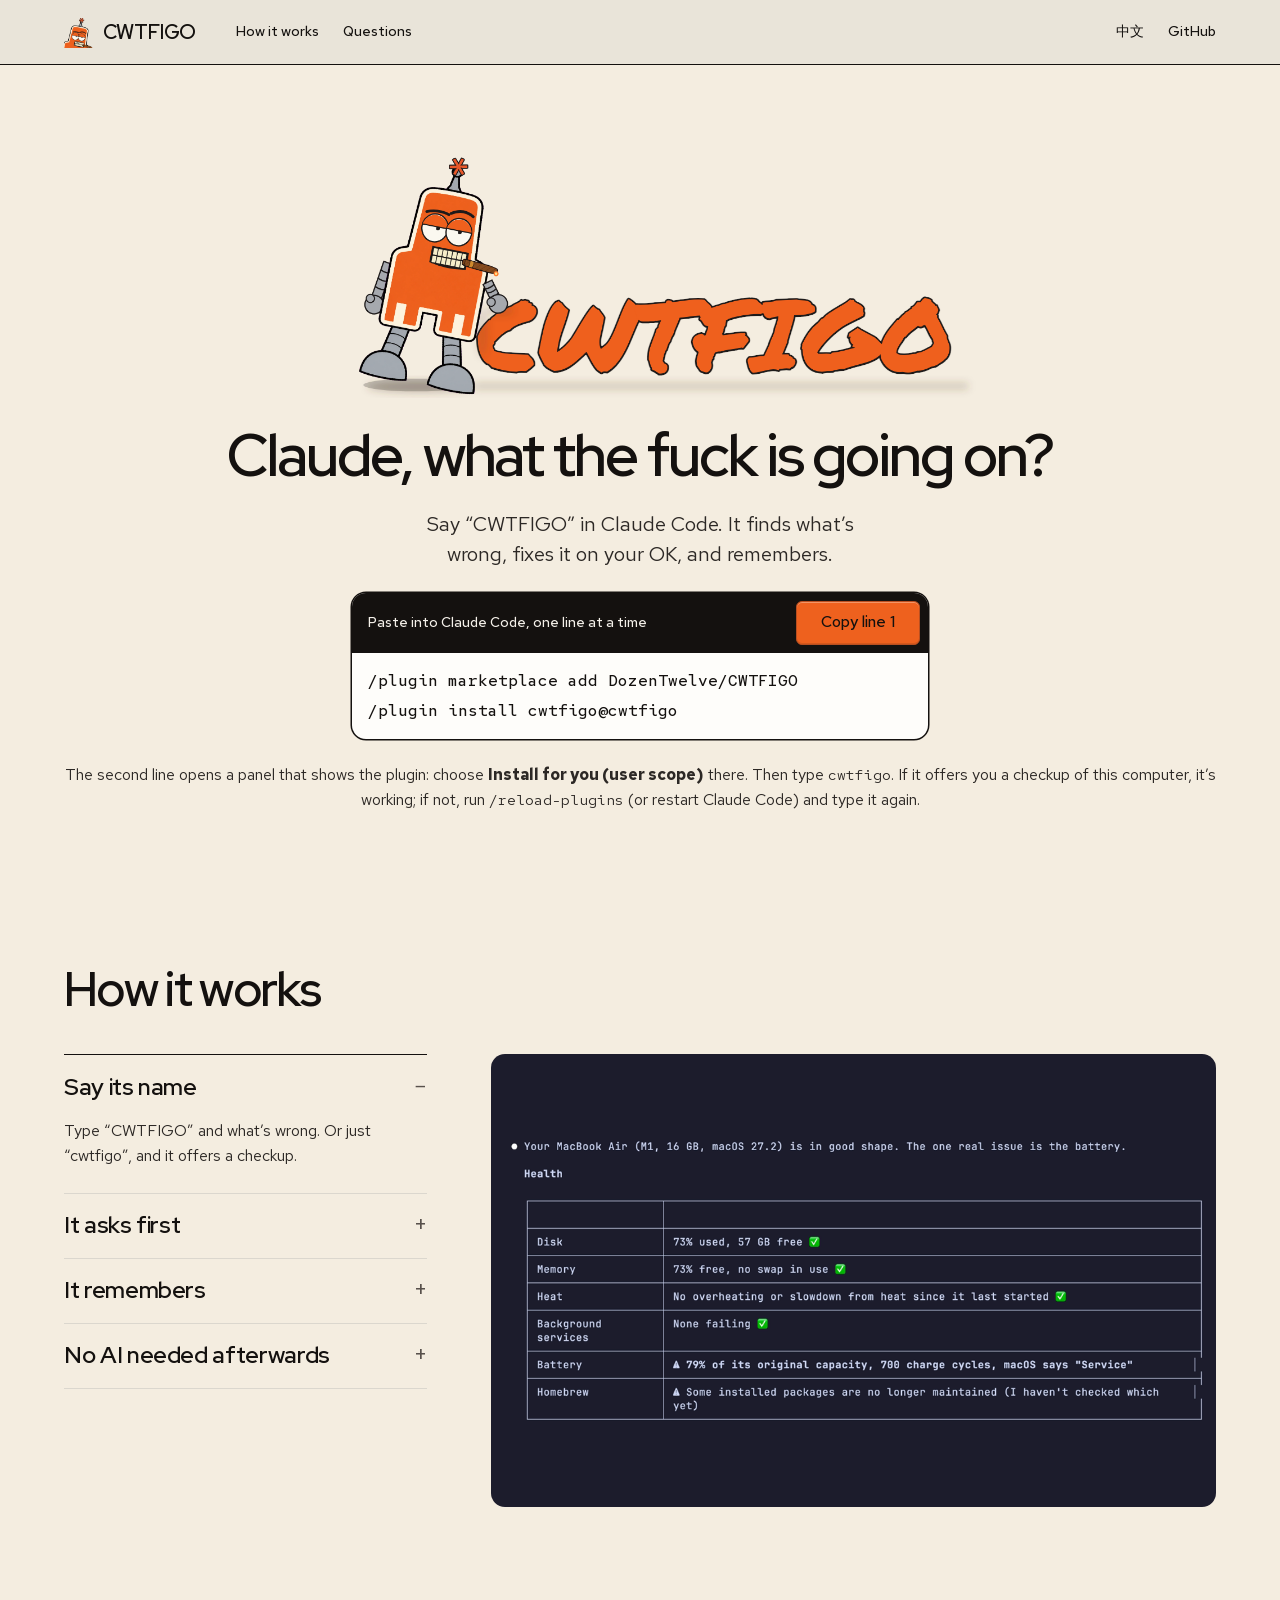
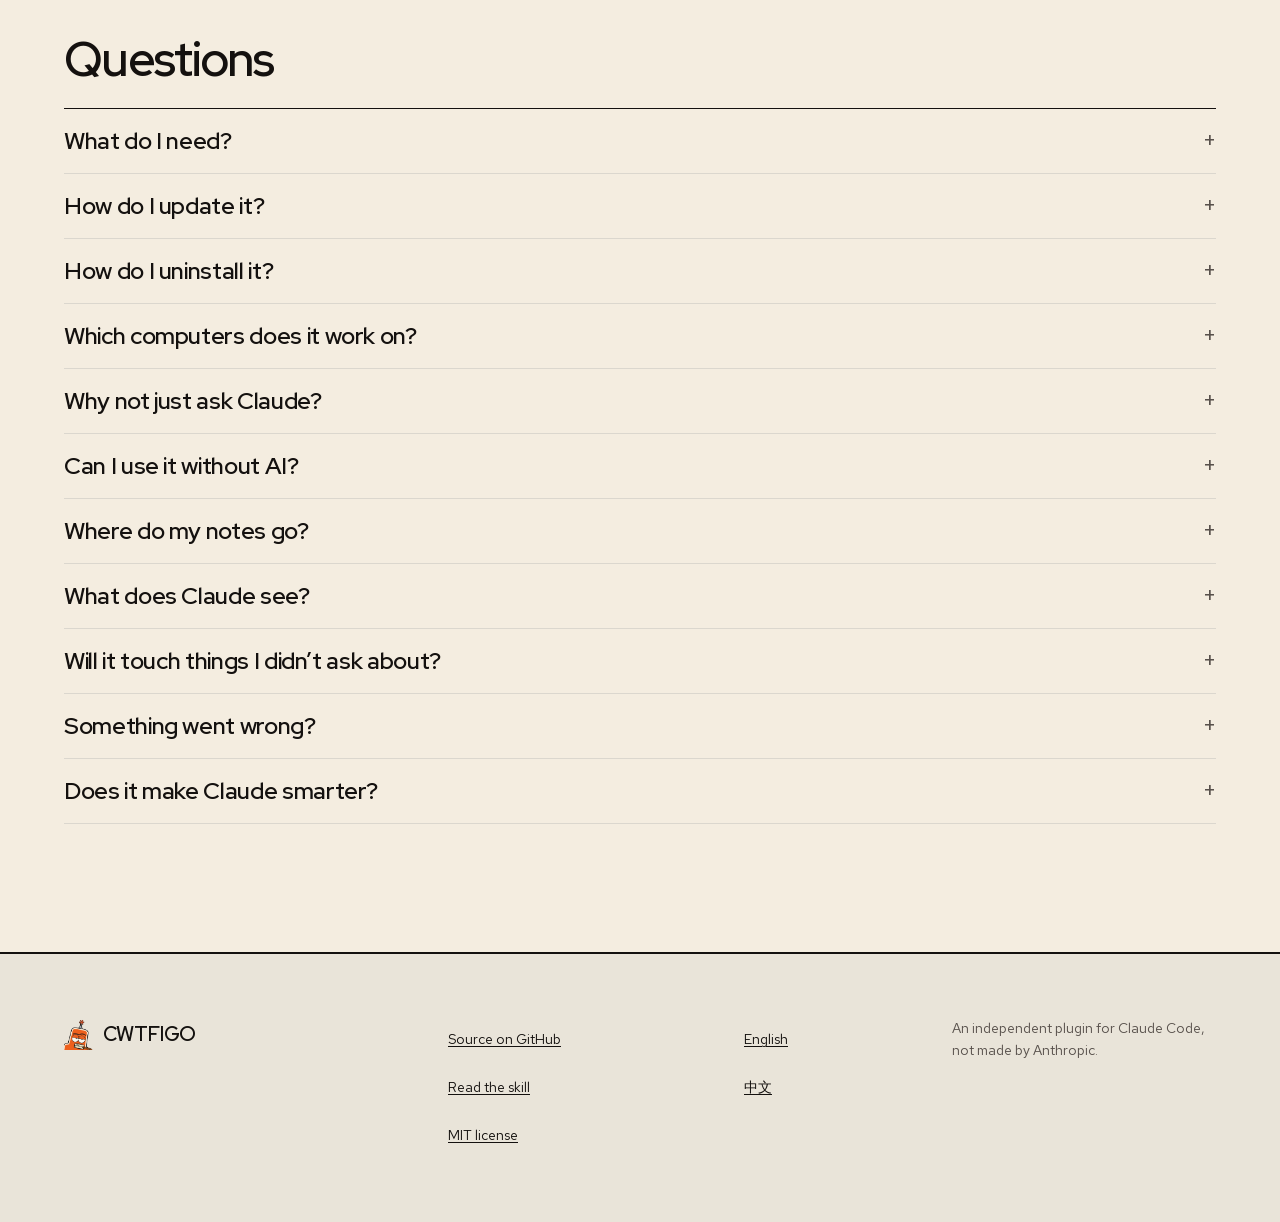
<file: site/index.html>
<!doctype html>
<html lang="en">
<head>
<meta charset="utf-8">
<meta name="viewport" content="width=device-width, initial-scale=1">
<title>CWTFIGO: Claude, what the fuck is going on?</title>
<meta name="description" content="Your computer acts up? Say CWTFIGO in Claude Code. It finds what’s wrong, fixes it once you say OK, and remembers. A Claude Code plugin for Macs, Linux, Windows, Steam Deck and routers.">
<meta property="og:title" content="CWTFIGO: Claude, what the fuck is going on?">
<meta property="og:description" content="Say CWTFIGO in Claude Code. It finds what’s wrong, fixes it on your OK, and remembers.">
<meta property="og:type" content="website">
<meta name="color-scheme" content="light dark">
<link rel="alternate" hreflang="en" href="./">
<link rel="alternate" hreflang="zh" href="zh/">
<link rel="icon" href="robot.png" type="image/png">
<link rel="apple-touch-icon" href="apple-touch-icon.png">
<meta property="og:image" content="https://cwtfigo.diamonddoge.org/og-image.png">
<meta property="og:url" content="https://cwtfigo.diamonddoge.org/">
<meta property="og:image:width" content="1200">
<meta property="og:image:height" content="630">
<meta name="twitter:card" content="summary_large_image">
<link rel="stylesheet" href="fonts.css">
<link rel="stylesheet" href="style.css">
</head>
<body>
<a class="skip" href="#main">Skip to content</a>

<header class="slab">
  <nav class="container slab__row" aria-label="Main">
    <a class="wordmark" href="./"><img src="robot.png" alt="" width="31" height="32">CWTFIGO</a>
    <ul class="slab__links">
      <li><a href="#how">How it works</a></li>
      <li><a href="#questions">Questions</a></li>
    </ul>
    <ul class="slab__end">
      <li><a href="zh/" hreflang="zh" lang="zh">中文</a></li>
      <li><a href="https://github.com/DozenTwelve/CWTFIGO">GitHub</a></li>
    </ul>
  </nav>
</header>

<main id="main">

<section class="hero container" aria-labelledby="hero-title">
  <picture>
    <source media="(prefers-color-scheme: dark)" srcset="banner-dark.png">
    <img class="hero__banner" src="banner-light.png" alt="CWTFIGO: an orange robot with a cigar" width="1280" height="640" fetchpriority="high">
  </picture>
  <h1 id="hero-title">Claude, what the fuck is going on?</h1>
  <p class="lead">Say “CWTFIGO” in Claude Code. It finds what’s wrong, fixes it on your OK, and remembers.</p>
  <div class="install">
    <div class="install__box">
      <div class="install__head"><span class="install__status" role="status">Paste into Claude Code, one line at a time</span><button class="btn btn--primary" type="button" data-copy="install-1">Copy line 1</button></div>
      <pre id="install-1" tabindex="0"><code><span class="ln">/plugin marketplace add DozenTwelve/<wbr>CWTFIGO</span><span class="ln">/plugin install cwtfigo@cwtfigo</span></code></pre>
    </div>
  </div>
  <p class="hero__then">The second line opens a panel that shows the plugin: choose <strong>Install for you (user scope)</strong> there. Then type <code>cwtfigo</code>. If it offers you a checkup of this computer, it’s working; if not, run <code>/reload-plugins</code> (or restart Claude Code) and type it again.</p>
</section>

<section class="walk-section container" id="how" aria-labelledby="how-title">
  <h2 id="how-title">How it works</h2>
  <div class="walk">
    <div class="walk__items">
    <details name="walk" open>
      <summary>Say its name</summary>
      <p>Type “CWTFIGO” and what’s wrong. Or just “cwtfigo”, and it offers a checkup.</p>
      <figure class="walk__pic"><a href="report.png"><img src="report.png" width="1080" height="450" alt="The top of a first checkup of a MacBook Air: it is in good shape; disk, memory, heat and background services are fine; the battery is at 79% of its original capacity; some Homebrew packages are no longer maintained."></a></figure>
    </details>
    <details name="walk">
      <summary>It asks first</summary>
      <p>One yes covers the plugin’s own read-only checks. Each script Claude writes for your machine asks before its first run, and again if it changes. A script that changes your computer comes in two steps: one that only shows what it would do, and one that does it, which asks every time.</p>
      <figure class="walk__pic"><a href="approve.png"><img src="approve.png" width="1180" height="585" loading="lazy" alt="Claude Code asking “Do you want to proceed?” before a read-only script that describes the machine, noting that a yes lets it run without asking again until it changes."></a></figure>
    </details>
    <details name="walk">
      <summary>It remembers</summary>
      <p>Notes stay on your computer, one folder per machine, including others it reaches over SSH. The next visit starts there.</p>
      <figure class="walk__pic" aria-label="A machine’s notes file">
        <pre tabindex="0"><code><span class="cmd">$ ls ~/.cwtfigo/hosts</span>
macbook  nas  router  steam-deck

<span class="cmd">$ cat ~/.cwtfigo/hosts/nas/notes.md</span>
Debian file server. Backups only.

## Don't touch
- /srv/backup/.old: looks like junk,
  holds the 2024 photos

## Parked
- 2026-11-02 Backup disk keeps waking up
  - tried: hdparm -S 120: no change
  - recheck: when the new enclosure arrives</code></pre>
      </figure>
    </details>
    <details name="walk">
      <summary>No AI needed afterwards</summary>
      <p>Claude writes each machine its own checkup and upkeep. A small menu runs them without Claude, on Mac and Linux.</p>
      <figure class="walk__pic"><a href="tui.png"><img src="tui.png" width="1400" height="760" loading="lazy" alt="The menu in a terminal: machines on the left, the Mac’s scripts in the middle, its health check on the right."></a></figure>
    </details>
    </div>
  </div>
</section>

<section class="questions container" id="questions" aria-labelledby="questions-title">
  <h2 id="questions-title">Questions</h2>
  <div class="faq">
    <details>
      <summary>What do I need?</summary>
      <p>Claude Code, <code>git</code> and <code>python3</code>, which it uses to search past fixes. On a Mac, get <code>git</code> with <code>xcode-select --install</code>. On Windows, install Git for Windows: CWTFIGO’s own scripts, and the check that asks you before changes, run in its Git Bash. Claude Code works without Git Bash; CWTFIGO doesn’t. Most Linux has <code>python3</code> already; on a minimal install, <code>sudo apt install python3</code> or <code>sudo dnf install python3</code>. The first visit goes best on Opus: <code>/model opus</code>.</p>
    </details>
    <details>
      <summary>How do I update it?</summary>
      <p>Claude Code doesn’t update this plugin by itself: it does that only for Anthropic’s own marketplaces. To update now, run <code>/plugin</code>, open the <strong>Marketplaces</strong> tab, pick <code>cwtfigo</code>, choose <strong>Update marketplace</strong>, then run <code>/reload-plugins</code>. Choose <strong>Enable auto-update</strong> in the same place to have it done each time Claude Code starts.</p>
    </details>
    <details>
      <summary>How do I uninstall it?</summary>
      <p>In Claude Code, <code>/plugin marketplace remove cwtfigo</code> uninstalls the plugin with its marketplace. In a terminal, <code>rm -rf ~/.local/bin/cwtfigo ~/.cache/cwtfigo-visit</code> deletes the menu and the small markers it keeps of past visits. Then take out the <code>PATH</code> line if you added it for the menu, and Hermes as <a href="https://github.com/DozenTwelve/CWTFIGO/blob/main/HERMES.md#taking-it-off">HERMES.md</a> says if you set it up. Your notes stay in <code>~/.cwtfigo</code>: delete that folder only if you want them gone for good.</p>
    </details>
    <details>
      <summary>Which computers does it work on?</summary>
      <p>Macs, Linux, Windows, Steam Deck and routers: the one in front of you, or others on your network over SSH. Your laptop can look after your server, your NAS and your router, with the notes for all of them in one place. A machine’s checkup and upkeep start from a ready-made script on macOS, Windows, Arch, Debian and its relatives (Ubuntu, Mint, Pop!_OS, Raspberry Pi OS and a few more) and OpenWrt routers. Other systems, like Fedora or the Steam Deck, work too: Claude writes their scripts from less.</p>
    </details>
    <details>
      <summary>Why not just ask Claude?</summary>
      <p>Without notes, every chat starts from zero: what this machine is, what you tried last month. CWTFIGO remembers. Each machine also gets its own health check and upkeep script, written by Claude for that machine and approved by you, then rerun every visit and rewritten when something new is learned.</p>
    </details>
    <details>
      <summary>Can I use it without AI?</summary>
      <p>Yes, on Mac and Linux. A small menu in your terminal runs the scripts Claude has written, machine by machine, so on day one it’s empty and it fills as you use CWTFIGO. One you haven’t approved yet is marked <code>unapproved</code>: it shows you the script and asks before it runs. In Claude Code, say “CWTFIGO install the TUI”, then type <code>cwtfigo</code> in a terminal.</p>
    </details>
    <details>
      <summary>Where do my notes go?</summary>
      <p>Into <code>~/.cwtfigo</code>, a git folder on your computer. Delete it and they’re gone. Several computers can share them through a private git remote you own, never a public one.</p>
    </details>
    <details>
      <summary>What does Claude see?</summary>
      <p>What it reads (names, paths, ports, log lines) passes through Anthropic, like anything else you show Claude Code. For a cleanup it measures sizes, never what’s in your files.</p>
    </details>
    <details>
      <summary>Will it touch things I didn’t ask about?</summary>
      <p>It only starts when you call it by name. Describe a problem without the name and you get a normal Claude answer. It never touches a machine you didn’t point it at.</p>
    </details>
    <details>
      <summary>Something went wrong?</summary>
      <p>Tell it “CWTFIGO, that didn’t work”, or “CWTFIGO, open an issue about this”. It drafts a bug report with the version and what happened, shows it to you, and posts it under your GitHub account only on your yes. Posting needs GitHub’s <code>gh</code> tool, installed and logged in (<code>gh auth login</code>). Or <a href="https://github.com/DozenTwelve/CWTFIGO/issues/new/choose">open one yourself</a>. Security problems: see <a href="https://github.com/DozenTwelve/CWTFIGO/blob/main/SECURITY.md">SECURITY.md</a>.</p>
    </details>
    <details>
      <summary>Does it make Claude smarter?</summary>
      <p>No, and it won’t make it dumber either. It depends a lot on the model. Parking problems, showing evidence and dry-run-first scripts come from the skill’s rules, not code, so they rely on the model following them. For a one-time fix on a friend’s laptop, plain Claude Code is fine. For machines you look after every week, it gets better the longer you use it.</p>
    </details>
  </div>
</section>

</main>

<footer class="foot">
  <div class="container foot__cols">
    <p class="wordmark"><img src="robot.png" alt="" width="31" height="32">CWTFIGO</p>
    <ul>
      <li><a href="https://github.com/DozenTwelve/CWTFIGO">Source on GitHub</a></li>
      <li><a href="https://github.com/DozenTwelve/CWTFIGO/blob/main/skills/cwtfigo/SKILL.md">Read the skill</a></li>
      <li><a href="https://github.com/DozenTwelve/CWTFIGO/blob/main/LICENSE">MIT license</a></li>
    </ul>
    <ul>
      <li><a href="./" aria-current="page">English</a></li>
      <li><a href="zh/" hreflang="zh" lang="zh">中文</a></li>
    </ul>
    <p class="foot__note">An independent plugin for Claude Code, not made by Anthropic.</p>
  </div>
</footer>

<script>
// One line per click: Claude Code takes a paste as one message, so both /plugin lines at once aren't two commands.
document.querySelectorAll('[data-copy]').forEach((b) => {
  const lines = document.getElementById(b.dataset.copy).querySelectorAll('.ln'), out = b.closest('.install').querySelector('[role=status]');
  let i = 0;
  b.addEventListener('click', () => {
    const ln = lines[i], n = i + 1;
    i = n % lines.length;
    b.textContent = 'Copy line ' + (i + 1);
    navigator.clipboard.writeText(ln.innerText.trim()).then(() => { out.textContent = 'Copied line ' + n + '. Paste it into Claude Code and press Enter.'; },
      () => { getSelection().selectAllChildren(ln); out.textContent = 'Selected line ' + n + '. Copy it with your keyboard.'; });
  });
});
</script>
</body>
</html>
</file>
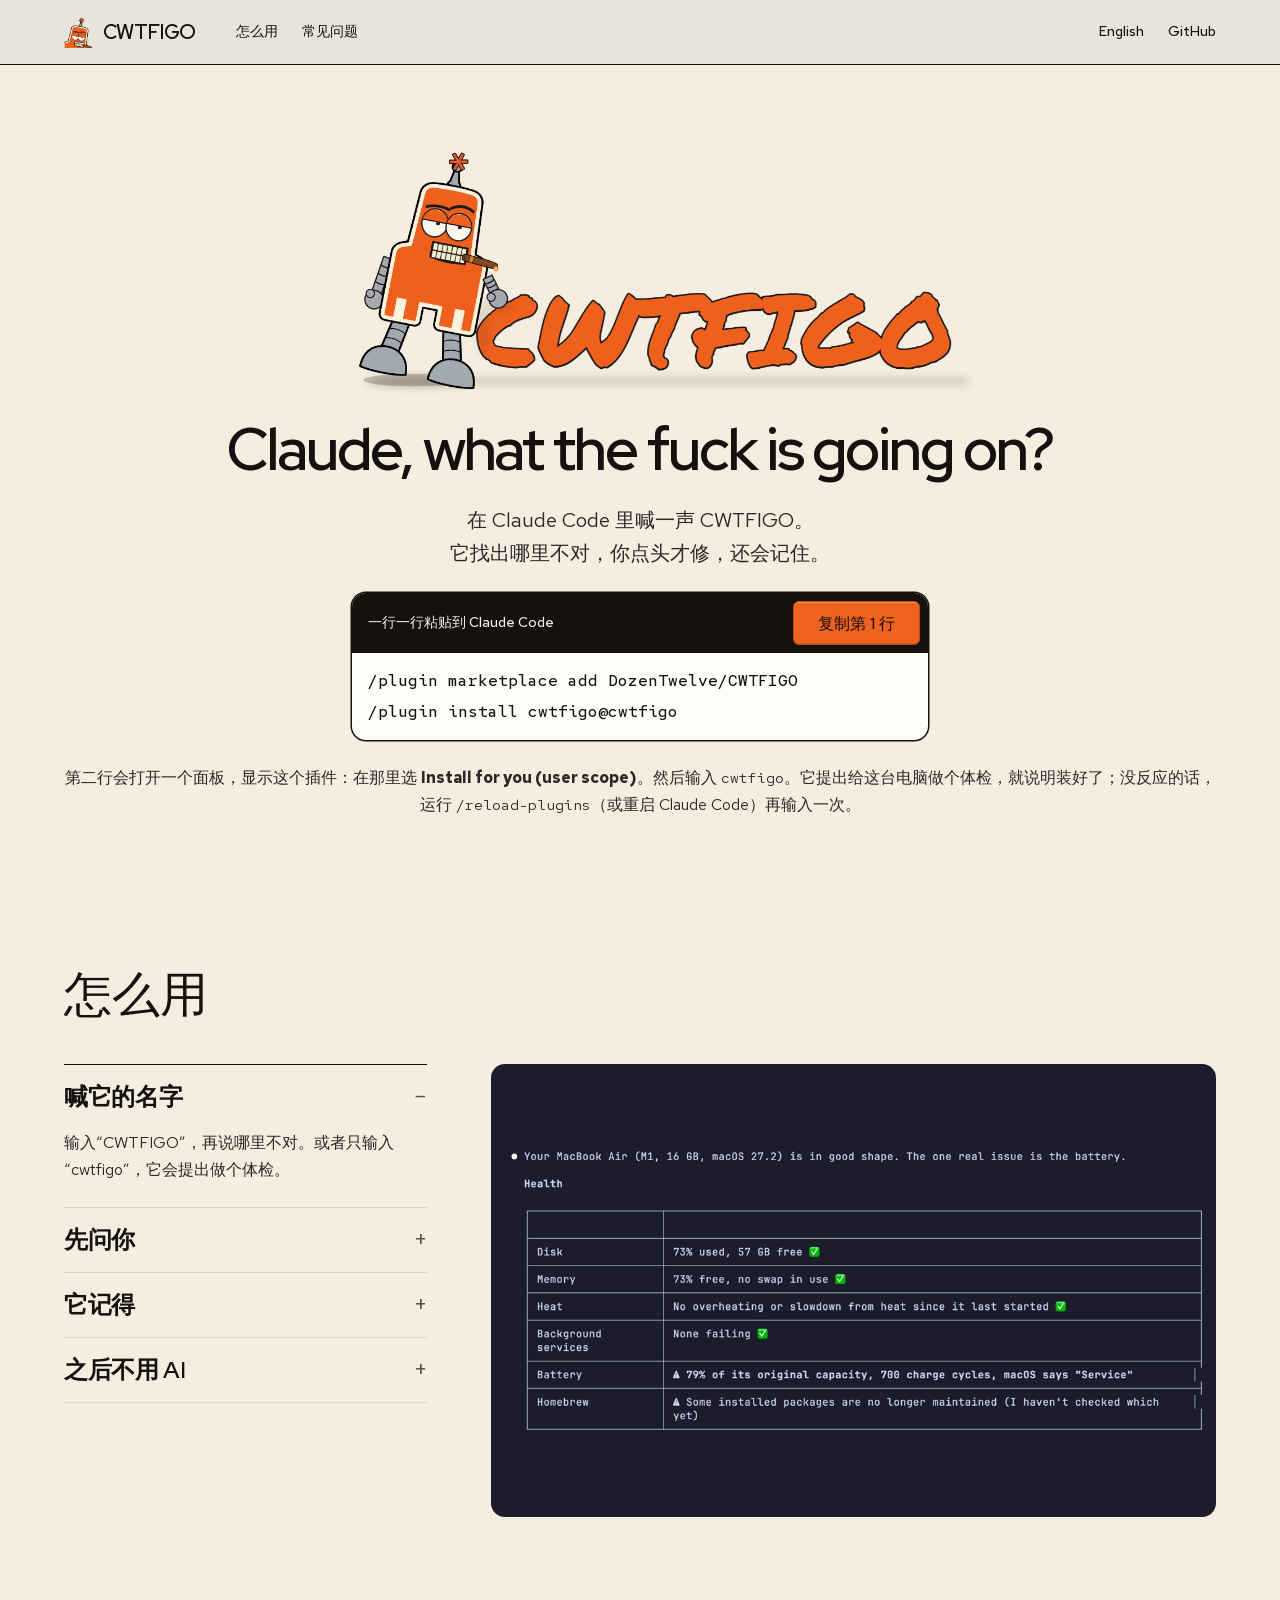
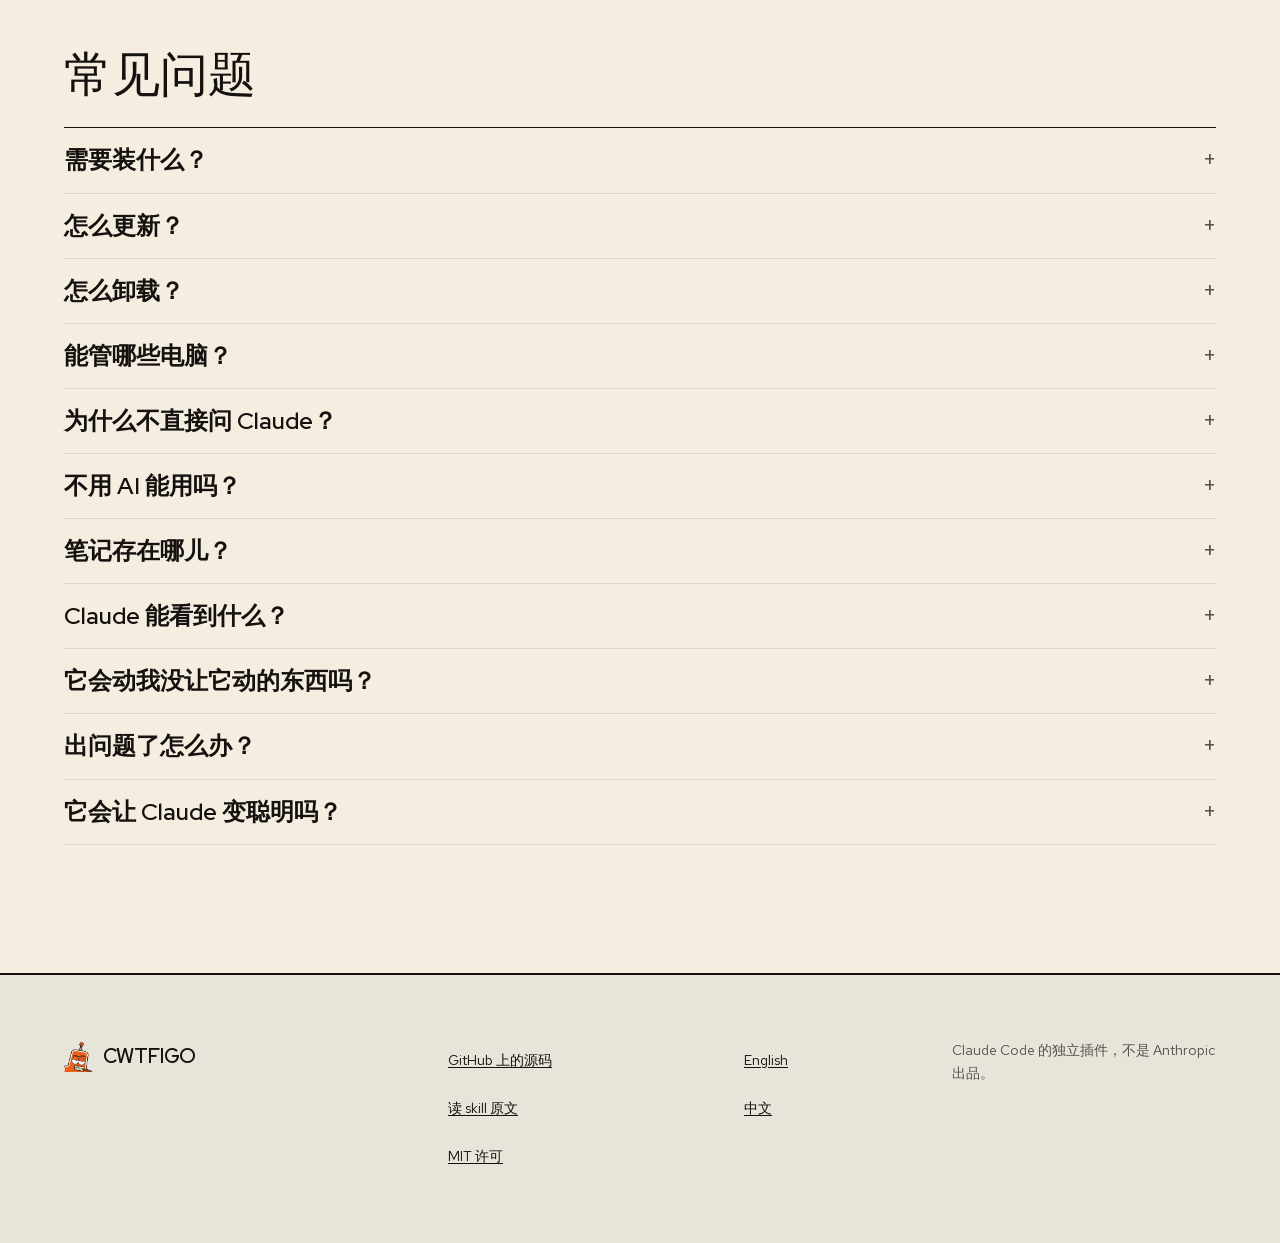
<file: site/zh/index.html>
<!doctype html>
<html lang="zh-Hans">
<head>
<meta charset="utf-8">
<meta name="viewport" content="width=device-width, initial-scale=1">
<title>CWTFIGO: Claude, what the fuck is going on?</title>
<meta name="description" content="电脑出毛病了？在 Claude Code 里喊一声 CWTFIGO。它找出哪里不对，你点头才动手，还会记住这台机器。一个 Claude Code 插件，支持 Mac、Linux、Windows、Steam Deck 和路由器。">
<meta property="og:title" content="CWTFIGO: Claude, what the fuck is going on?">
<meta property="og:description" content="在 Claude Code 里喊一声 CWTFIGO。它找出哪里不对，你点头才修，还会记住。">
<meta property="og:type" content="website">
<meta name="color-scheme" content="light dark">
<link rel="alternate" hreflang="en" href="../">
<link rel="alternate" hreflang="zh" href="./">
<link rel="icon" href="../robot.png" type="image/png">
<link rel="apple-touch-icon" href="../apple-touch-icon.png">
<meta property="og:image" content="https://cwtfigo.diamonddoge.org/og-image.png">
<meta property="og:url" content="https://cwtfigo.diamonddoge.org/zh/">
<meta property="og:image:width" content="1200">
<meta property="og:image:height" content="630">
<meta name="twitter:card" content="summary_large_image">
<link rel="stylesheet" href="../fonts.css">
<link rel="stylesheet" href="../style.css">
</head>
<body>
<a class="skip" href="#main">跳到正文</a>

<header class="slab">
  <nav class="container slab__row" aria-label="主导航">
    <a class="wordmark" href="./"><img src="../robot.png" alt="" width="31" height="32">CWTFIGO</a>
    <ul class="slab__links">
      <li><a href="#how">怎么用</a></li>
      <li><a href="#questions">常见问题</a></li>
    </ul>
    <ul class="slab__end">
      <li><a href="../" hreflang="en" lang="en">English</a></li>
      <li><a href="https://github.com/DozenTwelve/CWTFIGO">GitHub</a></li>
    </ul>
  </nav>
</header>

<main id="main">

<section class="hero container" aria-labelledby="hero-title">
  <picture>
    <source media="(prefers-color-scheme: dark)" srcset="../banner-dark.png">
    <img class="hero__banner" src="../banner-light.png" alt="CWTFIGO：一个叼着雪茄的橙色机器人" width="1280" height="640" fetchpriority="high">
  </picture>
  <h1 id="hero-title" lang="en">Claude, what the fuck is going on?</h1>
  <p class="lead">在 Claude Code 里喊一声 CWTFIGO。它找出哪里不对，你点头才修，还会记住。</p>
  <div class="install">
    <div class="install__box">
      <div class="install__head"><span class="install__status" role="status">一行一行粘贴到 Claude Code</span><button class="btn btn--primary" type="button" data-copy="install-1">复制第 1 行</button></div>
      <pre id="install-1" tabindex="0"><code><span class="ln">/plugin marketplace add DozenTwelve/<wbr>CWTFIGO</span><span class="ln">/plugin install cwtfigo@cwtfigo</span></code></pre>
    </div>
  </div>
  <p class="hero__then">第二行会打开一个面板，显示这个插件：在那里选 <strong>Install for you (user scope)</strong>。然后输入 <code>cwtfigo</code>。它提出给这台电脑做个体检，就说明装好了；没反应的话，运行 <code>/reload-plugins</code>（或重启 Claude Code）再输入一次。</p>
</section>

<section class="walk-section container" id="how" aria-labelledby="how-title">
  <h2 id="how-title">怎么用</h2>
  <div class="walk">
    <div class="walk__items">
    <details name="walk" open>
      <summary>喊它的名字</summary>
      <p>输入“CWTFIGO”，再说哪里不对。或者只输入“cwtfigo”，它会提出做个体检。</p>
      <figure class="walk__pic"><a href="../report.png"><img src="../report.png" width="1080" height="450" alt="一台 MacBook Air 首次体检的开头：整体状况良好；磁盘、内存、温度和后台服务都正常；电池剩原始容量的 79%；有些 Homebrew 包已经没人维护了。"></a></figure>
    </details>
    <details name="walk">
      <summary>先问你</summary>
      <p>插件自带的只读检查，同意一次就都能跑。Claude 给你的机器写的每个脚本，第一次运行前都会问你，脚本变了会再问。会改动电脑的脚本分两步：一步只告诉你它打算做什么，一步真的动手，动手的那一步每次都问。</p>
      <figure class="walk__pic"><a href="../approve.png"><img src="../approve.png" width="1180" height="585" loading="lazy" alt="Claude Code 在运行一个只读脚本前问“Do you want to proceed?”。这个脚本只描述这台机器是什么；提示说同意一次之后就不再问，除非脚本变了。"></a></figure>
    </details>
    <details name="walk">
      <summary>它记得</summary>
      <p>笔记留在你的电脑上，一台机器一个文件夹，经 SSH 连到的其他机器也一样。下次从这里接着来。</p>
      <figure class="walk__pic" aria-label="一台机器的笔记文件">
        <pre tabindex="0"><code><span class="cmd">$ ls ~/.cwtfigo/hosts</span>
macbook  nas  router  steam-deck

<span class="cmd">$ cat ~/.cwtfigo/hosts/nas/notes.md</span>
Debian 文件服务器，只做备份。

## Don't touch
- /srv/backup/.old：看着像垃圾，
  其实是 2024 年的照片

## Parked
- 2026-11-02 备份硬盘老是自己醒来
  - 试过：hdparm -S 120，没用
  - 再看：新硬盘盒到货时</code></pre>
      </figure>
    </details>
    <details name="walk">
      <summary>之后不用 AI</summary>
      <p>Claude 给每台机器写好它自己的体检和保养脚本。一个小菜单不经过 Claude 也能跑它们，支持 Mac 和 Linux。</p>
      <figure class="walk__pic"><a href="../tui.png"><img src="../tui.png" width="1400" height="760" loading="lazy" alt="终端里的菜单：左边是机器，中间是这台 Mac 的脚本，右边是它的体检脚本。"></a></figure>
    </details>
    </div>
  </div>
</section>

<section class="questions container" id="questions" aria-labelledby="questions-title">
  <h2 id="questions-title">常见问题</h2>
  <div class="faq">
    <details>
      <summary>需要装什么？</summary>
      <p>Claude Code、<code>git</code> 和 <code>python3</code>，后者用来搜过去的修法。Mac 上用 <code>xcode-select --install</code> 装 <code>git</code>。Windows 上要装 Git for Windows：CWTFIGO 自己的脚本，还有改动前先问你的那道检查，都跑在它带的 Git Bash 里。Claude Code 没有 Git Bash 也能用，CWTFIGO 不行。大多数 Linux 自带 <code>python3</code>；最小安装的系统上，用 <code>sudo apt install python3</code> 或 <code>sudo dnf install python3</code> 装上。第一次用 Opus 效果最好：<code>/model opus</code>。</p>
    </details>
    <details>
      <summary>怎么更新？</summary>
      <p>Claude Code 不会自己更新这个插件：它只自动更新 Anthropic 自己的插件市场。要现在更新，运行 <code>/plugin</code>，打开 <strong>Marketplaces</strong> 标签页，选 <code>cwtfigo</code>，选 <strong>Update marketplace</strong>，再运行 <code>/reload-plugins</code>。在同一个地方选 <strong>Enable auto-update</strong>，以后每次 Claude Code 启动时都会自己更新。</p>
    </details>
    <details>
      <summary>怎么卸载？</summary>
      <p>在 Claude Code 里，<code>/plugin marketplace remove cwtfigo</code> 会连同插件市场一起卸掉插件。在终端里，<code>rm -rf ~/.local/bin/cwtfigo ~/.cache/cwtfigo-visit</code> 删掉菜单和它记录过往访问的小标记。如果你为菜单加过 <code>PATH</code> 那一行，把它删掉；装过 Hermes 的话，照 <a href="https://github.com/DozenTwelve/CWTFIGO/blob/main/HERMES.md#taking-it-off">HERMES.md</a> 说的去掉。你的笔记还在 <code>~/.cwtfigo</code>：只有想彻底删掉时才删这个文件夹。</p>
    </details>
    <details>
      <summary>能管哪些电脑？</summary>
      <p>Mac、Linux、Windows、Steam Deck 和路由器：你面前这台，或者同一网络里经 SSH 连到的其他机器。你的笔记本可以照看服务器、NAS 和路由器，所有机器的笔记放在一处。在 macOS、Windows、Arch、Debian 及其衍生版（Ubuntu、Mint、Pop!_OS、Raspberry Pi OS 等）和 OpenWrt 路由器上，体检和保养从现成的脚本起步。其他系统，比如 Fedora 或 Steam Deck，也能用，只是 Claude 给它们写脚本时起点少一些。</p>
    </details>
    <details>
      <summary>为什么不直接问 Claude？</summary>
      <p>没有笔记，每次对话都从零开始：这台机器是什么、上个月试过什么。CWTFIGO 记得。每台机器还有自己的体检和保养脚本，由 Claude 为这台机器写、你点头同意，之后每次都重跑，学到新东西就改写。</p>
    </details>
    <details>
      <summary>不用 AI 能用吗？</summary>
      <p>能，Mac 和 Linux 上。终端里有个小菜单，按机器列出 Claude 写好的脚本，直接就能跑；所以第一天它是空的，用得越多越满。你还没同意过的脚本标着 <code>unapproved</code>：它先把脚本给你看，问过你才跑。在 Claude Code 里说“CWTFIGO install the TUI”，然后在终端里输入 <code>cwtfigo</code>。</p>
    </details>
    <details>
      <summary>笔记存在哪儿？</summary>
      <p>存在 <code>~/.cwtfigo</code>，你电脑上的一个 git 文件夹。删掉它就没了。几台电脑可以通过你自己的私有 git 远端共用这些笔记，绝不用公开的。</p>
    </details>
    <details>
      <summary>Claude 能看到什么？</summary>
      <p>它读到的内容（名字、路径、端口、日志行）会经过 Anthropic，和你给 Claude Code 看的其他东西一样。清理时它只量大小，从不看文件内容。</p>
    </details>
    <details>
      <summary>它会动我没让它动的东西吗？</summary>
      <p>只有你喊它名字时它才开始。不带名字描述问题，你得到的是普通的 Claude 回答。你没指给它的机器，它从不碰。</p>
    </details>
    <details>
      <summary>出问题了怎么办？</summary>
      <p>告诉它“CWTFIGO，刚才那个没用”，或者“CWTFIGO，就这个开个 issue”。它会起草一份 bug 报告，写上版本和经过，先给你看，你点头才用你的 GitHub 账号发出去。发出去需要装好 GitHub 的 <code>gh</code> 工具并登录（<code>gh auth login</code>）。也可以<a href="https://github.com/DozenTwelve/CWTFIGO/issues/new/choose">自己开一个</a>。安全问题见 <a href="https://github.com/DozenTwelve/CWTFIGO/blob/main/SECURITY.md">SECURITY.md</a>。</p>
    </details>
    <details>
      <summary>它会让 Claude 变聪明吗？</summary>
      <p>不会，也不会让它变笨。效果很大程度上取决于模型。修不好的问题先搁置、拿出证据、脚本先试运行不真改，这些都来自 skill 里的规则，不是代码，所以要靠模型去遵守。帮朋友的笔记本修一次，用普通的 Claude Code 就够了。你每周都要照看的机器，用得越久它越好用。</p>
    </details>
  </div>
</section>

</main>

<footer class="foot">
  <div class="container foot__cols">
    <p class="wordmark"><img src="../robot.png" alt="" width="31" height="32">CWTFIGO</p>
    <ul>
      <li><a href="https://github.com/DozenTwelve/CWTFIGO">GitHub 上的源码</a></li>
      <li><a href="https://github.com/DozenTwelve/CWTFIGO/blob/main/skills/cwtfigo/SKILL.md">读 skill 原文</a></li>
      <li><a href="https://github.com/DozenTwelve/CWTFIGO/blob/main/LICENSE">MIT 许可</a></li>
    </ul>
    <ul>
      <li><a href="../" hreflang="en" lang="en">English</a></li>
      <li><a href="./" aria-current="page">中文</a></li>
    </ul>
    <p class="foot__note">Claude Code 的独立插件，不是 Anthropic 出品。</p>
  </div>
</footer>

<script>
// One line per click: Claude Code takes a paste as one message, so both /plugin lines at once aren't two commands.
document.querySelectorAll('[data-copy]').forEach((b) => {
  const lines = document.getElementById(b.dataset.copy).querySelectorAll('.ln'), out = b.closest('.install').querySelector('[role=status]');
  let i = 0;
  b.addEventListener('click', () => {
    const ln = lines[i], n = i + 1;
    i = n % lines.length;
    b.textContent = '复制第 ' + (i + 1) + ' 行';
    navigator.clipboard.writeText(ln.innerText.trim()).then(() => { out.textContent = '已复制第 ' + n + ' 行。粘贴到 Claude Code，按回车。'; },
      () => { getSelection().selectAllChildren(ln); out.textContent = '已选中第 ' + n + ' 行，用键盘复制。'; });
  });
});
</script>
</body>
</html>
</file>
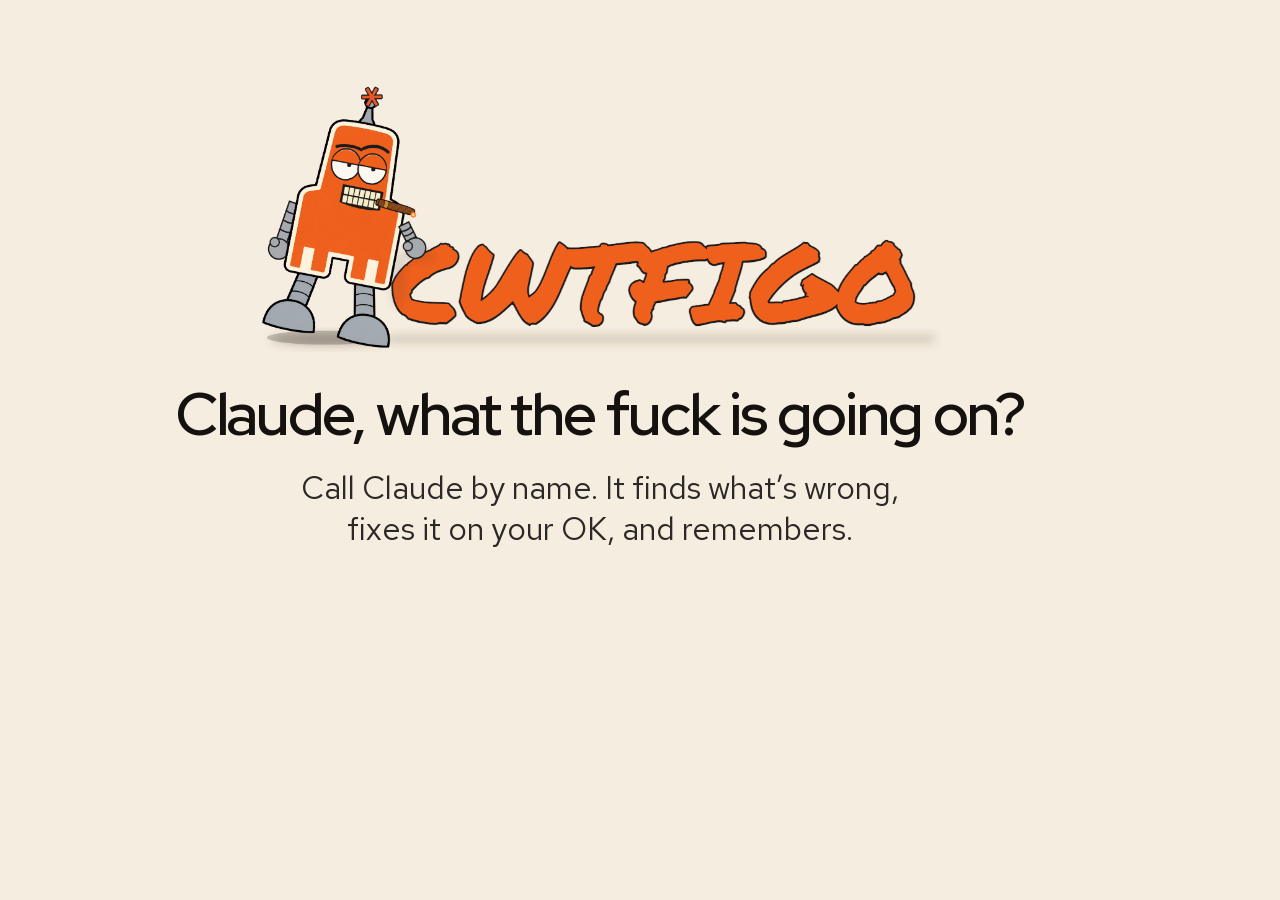
<file: site/og-image.html>
<!doctype html>
<html lang="en">
<head>
<meta charset="utf-8">
<meta name="robots" content="noindex">
<meta name="color-scheme" content="light">
<title>CWTFIGO social card</title>
<!-- Source of og-image.png (1200x630) and, as og-image.html#icon, apple-touch-icon.png (180x180). Commands in README.md. -->
<link rel="stylesheet" href="fonts.css">
<style>
:root { --paper: #f4ede0; --ink: oklch(18% 0.006 60); --ink-2: oklch(28% 0.008 60); color-scheme: light; }
html, body { margin: 0; width: 1200px; height: 630px; overflow: hidden; background: var(--paper); color: var(--ink); }
body { display: flex; flex-direction: column; align-items: center; justify-content: center; gap: 22px; text-align: center; font-family: "Red Hat Text", sans-serif; }
/* the banner cropped to its drawing (x 130-1240, y 97-544 of 1280x640), shown at 0.62 */
.banner { width: 688px; height: 277px; background: url(banner-light.png) -81px -60px / 794px 397px no-repeat; }
h1 { margin: 4px 0 0; font-family: "Red Hat Display", sans-serif; font-weight: 600; font-size: 60px; line-height: 1.02; letter-spacing: -0.035em; }
p { margin: 0; max-width: 900px; font-size: 32px; line-height: 1.3; color: var(--ink-2); text-wrap: balance; }
#icon { display: none; }
#icon:target { display: grid; place-items: center; position: fixed; inset: 0 auto auto 0; width: 180px; height: 180px; background: var(--paper); }
#icon img { width: 138px; height: 144px; }
</style>
</head>
<body>
<div class="banner" role="img" aria-label="CWTFIGO: an orange robot with a cigar"></div>
<h1>Claude, what the fuck is going on?</h1>
<p>Call Claude by name. It finds what’s wrong, fixes it on your OK, and remembers.</p>
<div id="icon"><img src="robot.png" alt=""></div>
</body>
</html>
</file>
<file: site/fonts.css>
/* Red Hat Display, Text and Mono, latin subset, SIL OFL 1.1 (fonts/OFL.txt). Inlined as data: URIs so the fonts arrive
 * with the stylesheet: no swap on first paint, and they load from file:// too (Chromium blocks file:// font fetches).
 * Source: the latin woff2 files Google Fonts serves (redhatdisplay v21, redhattext v19, redhatmono v16), base64-encoded. */
@font-face { font-family: "Red Hat Display"; src: url([data-uri]) format("woff2"); font-weight: 600; font-display: swap; }
@font-face { font-family: "Red Hat Text"; src: url([data-uri]) format("woff2"); font-weight: 300 700; font-display: swap; }
@font-face { font-family: "Red Hat Mono"; src: url([data-uri]) format("woff2"); font-weight: 300 700; font-display: swap; }
</file>
<file: site/style.css>
/* Hallmark · audit only, not a Hallmark build · shape: the owner's brief (hero, walkthrough, questions, footer) · genre: modern-minimal · theme: custom, from the banner (its paper and its orange) · job: try · hero: banner, line, install · copy: verbatim (the owner's words and README.md) · v2.0.0 */
/* Hallmark · critique: one idea per screen held; weakest is the walkthrough panel, where screenshots of three shapes share one 16:10 frame */
/* Hallmark · waive 6b · banner, headline, line and install all centred · the owner's brief asks for a centred hero filling the first screen */
/* CWTFIGO landing page. Hero (banner, line, install) fills the first screen; a walkthrough
 * (details accordion, one fixed picture panel); questions; footer.
 * One accent: the banner's orange. Light and dark from prefers-color-scheme. */

/* fonts: Red Hat Display/Text/Mono are inlined in fonts.css (OFL), so they arrive with the CSS: no swap. CJK comes from the system (--font-cjk). */

:root {
  color-scheme: light dark;
  --space-2xs: 4px; --space-xs: 8px; --space-sm: 12px; --space-md: 16px; --space-lg: 24px; --space-xl: 40px; --space-2xl: 64px;
  --text-sm: 0.875rem; --text-md: 1rem; --text-lg: 1.25rem;
  --text-display-s: clamp(2.25rem, 4vw + 0.5rem, 3.75rem); --text-display: clamp(2.5rem, 4vw + 1rem, 4.5rem);
  --text-section: clamp(2rem, 2.5vw + 1rem, 3.5rem); --text-title: clamp(1.25rem, 0.75vw + 0.875rem, 1.625rem); --text-lead: clamp(1.125rem, 0.35vw + 1rem, 1.375rem);
  --ease-out: cubic-bezier(0.16, 1, 0.3, 1);
  --dur-micro: 120ms; --dur-short: 220ms;
  --container: 1440px; --gutter: 64px; --gap-columns: 32px; --gap-split: 64px; --nav-h: 64px;
  --color-paper: #f4ede0; /* the light banner's background */ --color-paper-2: oklch(99.5% 0.005 85); --color-paper-3: oklch(92% 0.016 85);
  --color-ink: oklch(18% 0.006 60); --color-ink-2: oklch(28% 0.008 60); --color-muted: oklch(44% 0.012 60); --color-rule: oklch(88% 0.013 85);
  --color-accent: #ee611e; /* the banner's orange */ --color-accent-ink: oklch(18% 0.006 60); --color-focus: oklch(60% 0.19 40);
  --color-head: oklch(18% 0.006 60); --color-head-ink: oklch(96% 0.011 85);
  --color-sheet: oklch(99.3% 0.004 85);
  --color-term: #1c1c2c; --color-term-ink: #e4e4ee; --color-term-dim: #a9a9bd; /* the screenshots' terminal, dark in both themes */
  --font-cjk: "PingFang SC", "Hiragino Sans GB", "Microsoft YaHei", "Noto Sans SC", "Noto Sans CJK SC", "Source Han Sans SC";
  --font-display: "Red Hat Display", var(--font-cjk), sans-serif;
  --font-body: "Red Hat Text", var(--font-cjk), sans-serif;
  --font-outlier: "Red Hat Mono", var(--font-cjk), monospace;
  --font-ja: "Hiragino Sans", "Hiragino Kaku Gothic ProN", "Yu Gothic Medium", "Yu Gothic", Meiryo, "Noto Sans JP", "Noto Sans CJK JP";
  --radius-entry: 14px; --radius-pill: 6px; --rule-hair: 1px;
  --tracking-display: -0.035em; --display-weight: 600;
}
@media (prefers-color-scheme: dark) {
  :root {
    --color-paper: #16130f; /* the dark banner's background */ --color-paper-2: oklch(23% 0.009 70); --color-paper-3: oklch(26% 0.01 70);
    --color-ink: oklch(94% 0.01 85); --color-ink-2: oklch(86% 0.012 85); --color-muted: oklch(74% 0.014 80); --color-rule: oklch(34% 0.012 70);
    --color-focus: oklch(74% 0.17 45);
    --color-head: oklch(13% 0.006 60); --color-head-ink: oklch(94% 0.01 85);
    --color-sheet: oklch(23% 0.009 70);
  }
}
/* base */
*, *::before, *::after { box-sizing: border-box; }
html, body { overflow-x: clip; }
html { scrollbar-color: var(--color-muted) var(--color-paper); scroll-padding-top: var(--space-xl); }
body { margin: 0; background: var(--color-paper); color: var(--color-ink); font-family: var(--font-body); font-size: var(--text-md); line-height: 1.55; -webkit-font-smoothing: antialiased; caret-color: var(--color-accent); }
::selection { background: color-mix(in oklab, var(--color-accent) 30%, transparent); color: var(--color-ink); }
:focus-visible { outline: 2px solid var(--color-focus); outline-offset: 2px; }
a { color: inherit; text-decoration-thickness: 1px; text-underline-offset: 0.16em; }
a:hover { text-decoration-thickness: 2px; }
h1, h2, h3 { margin: 0; font-family: var(--font-display); font-weight: var(--display-weight); font-synthesis: none; letter-spacing: var(--tracking-display); line-height: 1.02; overflow-wrap: break-word; min-width: 0; text-wrap: balance; }
h1 { max-width: 14ch; font-size: var(--text-display); }
h2 { max-width: 18ch; font-size: var(--text-section); }
.lead { font-size: var(--text-lead); line-height: 1.45; max-width: 34ch; color: var(--color-ink-2); }
p { margin: 0; text-wrap: pretty; }
ul { margin: 0; padding: 0; list-style: none; }
code, pre { font-family: var(--font-outlier); }
p code, td code { font-size: 0.92em; }
.container { width: 100%; max-width: var(--container); margin-inline: auto; padding-inline: var(--gutter); }
button { font: inherit; }

/* CJK: Latin tracking and leading are wrong for Han; break headings at punctuation, not mid-word */
[lang="ja"] { font-family: "Red Hat Text", var(--font-ja), sans-serif; }
body:lang(zh) { line-height: 1.7; }
h2:lang(zh), .faq summary:lang(zh) { letter-spacing: 0; }
h2:lang(zh) { line-height: 1.22; word-break: keep-all; }
.lead:lang(zh) { line-height: 1.6; word-break: keep-all; text-wrap: balance; }

/* nav: a slab */
.slab { background: var(--color-paper-3); border-bottom: var(--rule-hair) solid var(--color-ink); }
.slab__row { display: flex; align-items: center; gap: var(--space-xl); min-height: var(--nav-h); }
.wordmark { display: inline-flex; align-items: center; gap: var(--space-xs); font-family: var(--font-display); font-weight: var(--display-weight); font-size: var(--text-lg); letter-spacing: -0.01em; text-decoration: none; }
.wordmark img { width: auto; height: 1.6em; }
.slab__links, .slab__end { display: flex; gap: var(--space-lg); font-size: var(--text-sm); font-weight: 500; }
.slab__end { margin-left: auto; }
.slab a { display: inline-flex; align-items: center; min-height: 44px; text-decoration: none; white-space: nowrap; }
.slab a:hover { text-decoration: underline; }

/* controls: moulded keys */
.btn { display: inline-flex; align-items: center; justify-content: center; min-height: 48px; padding: 0 var(--space-lg); border: var(--rule-hair) solid var(--color-rule); border-radius: var(--radius-pill); background: var(--color-paper-2); color: var(--color-ink); font-weight: 500; font-size: var(--text-md); white-space: nowrap; text-decoration: none; cursor: pointer; box-shadow: inset 0 1px 0 color-mix(in oklab, var(--color-sheet) 60%, transparent), 0 1px 1px var(--color-rule); transition: background-color var(--dur-short) var(--ease-out), transform var(--dur-micro) var(--ease-out); }
.btn:hover { background: var(--color-paper-3); }
.btn:active { transform: translateY(1px); }
.btn:focus-visible { outline: 2px solid var(--color-focus); outline-offset: 2px; transition: none; }
.btn:disabled { opacity: 0.55; cursor: not-allowed; transform: none; }
.btn--primary { background: var(--color-accent); color: var(--color-accent-ink); border-color: color-mix(in oklab, var(--color-accent) 78%, var(--color-ink)); box-shadow: inset 0 1px 0 color-mix(in oklab, var(--color-sheet) 32%, transparent), inset 0 -1px 0 color-mix(in oklab, var(--color-accent-ink) 12%, transparent); }
.btn--primary:hover { background: color-mix(in oklab, var(--color-accent) 88%, var(--color-accent-ink)); }

/* hero: banner, line, install; fills the first screen */
.hero { display: grid; justify-items: center; align-content: center; gap: var(--space-lg); min-height: calc(100svh - var(--nav-h)); padding-block: var(--space-xl); text-align: center; }
/* the banner PNG carries wide margins: crop them, its background matches --color-paper */
.hero picture { width: min(100%, 720px); }
.hero__banner { display: block; width: 100%; height: auto; aspect-ratio: 1280 / 440; object-fit: cover; }
.hero h1 { max-width: none; font-size: var(--text-display-s); }
.hero .lead { max-width: 40ch; text-wrap: balance; }
.hero .install { width: min(100%, 36rem); margin-top: 0; text-align: left; }
.hero__then { color: var(--color-ink-2); }

/* install: the commands on a sheet, under the same dark head as the notebook cards, copy button docked in it */
.install { display: grid; gap: var(--space-xs); max-width: 36rem; margin-top: var(--space-xs); }
.install__box { border-radius: var(--radius-entry); background: var(--color-sheet); box-shadow: 0 0 0 1.5px var(--color-ink); overflow: hidden; }
.install__head { display: flex; flex-wrap: wrap; justify-content: space-between; align-items: center; gap: var(--space-xs) var(--space-md); padding: var(--space-xs) var(--space-xs) var(--space-xs) var(--space-md); background: var(--color-head); color: var(--color-head-ink); font-size: var(--text-sm); font-weight: 500; }
.install__head .btn { min-height: 44px; }
.install__head .btn:not(.btn--primary) { background: transparent; color: var(--color-head-ink); border-color: color-mix(in oklab, var(--color-head-ink) 40%, transparent); box-shadow: none; }
.install__head .btn:not(.btn--primary):hover { background: color-mix(in oklab, var(--color-head-ink) 12%, transparent); }
.install pre { margin: 0; padding: var(--space-md); font-size: clamp(0.9375rem, 0.25vw + 0.8rem, 1.0625rem); line-height: 1.5; font-weight: 500; overflow-x: auto; }
/* each command is a line; a too-long one wraps under a hanging indent instead of scrolling */
.install .ln { display: block; padding-left: 2ch; text-indent: -2ch; white-space: pre-wrap; overflow-wrap: anywhere; }
.install .ln + .ln { margin-top: 0.4em; }

/* skip link: off-screen until focused */
.skip { position: absolute; left: var(--space-md); top: var(--space-xs); z-index: 10; padding: var(--space-xs) var(--space-md); background: var(--color-ink); color: var(--color-paper); border-radius: var(--radius-pill); transform: translateY(-200%); }
.skip:focus { transform: none; }

/* walkthrough: an exclusive accordion; the open item's picture sits in one fixed panel on the right */
.walk-section { padding-block: var(--space-2xl); }
.walk { position: relative; display: grid; grid-template-columns: minmax(0, 4fr) minmax(0, 8fr); column-gap: var(--gap-split); align-content: start; margin-top: var(--space-xl); }
.walk__items { align-self: start; }
.walk details { border-bottom: var(--rule-hair) solid var(--color-rule); }
.walk details:first-child { border-top: var(--rule-hair) solid var(--color-ink); }
/* reserves the panel's height in the right column; the open item's figure is laid over it */
.walk::after { content: ""; aspect-ratio: 16 / 10; }
.walk__pic { position: absolute; top: 0; right: 0; width: calc((100% - var(--gap-split)) * 8 / 12); aspect-ratio: 16 / 10; margin: 0; overflow: hidden; border-radius: var(--radius-entry); background: var(--color-term); container-type: inline-size; }
.walk__pic a, .walk__pic img { display: block; width: 100%; height: 100%; }
.walk__pic img { object-fit: contain; }
.walk__pic a:focus-visible, .walk__pic pre:focus-visible { outline-offset: -4px; }
.walk__pic pre { height: 100%; margin: 0; padding: 5cqi 6cqi; overflow: auto; color: var(--color-term-dim); font-size: clamp(0.6875rem, 2.1cqi, 0.9375rem); line-height: 1.6; }
.walk__pic .cmd { color: var(--color-term-ink); font-weight: 500; }
.walk details p { max-width: 42ch; padding-bottom: var(--space-lg); color: var(--color-ink-2); }

/* questions */
.questions { display: grid; gap: var(--space-lg); padding-block: var(--space-2xl); }
.faq { border-top: var(--rule-hair) solid var(--color-ink); }
.faq details { border-bottom: var(--rule-hair) solid var(--color-rule); }
.faq summary, .walk summary { display: flex; justify-content: space-between; align-items: center; gap: var(--space-md); min-height: 64px; padding-block: var(--space-sm); font-size: var(--text-title); font-family: var(--font-display); font-weight: var(--display-weight); letter-spacing: -0.015em; cursor: pointer; list-style: none; }
.faq summary::-webkit-details-marker, .walk summary::-webkit-details-marker { display: none; }
.faq summary::after, .walk summary::after { content: "+" / ""; font-family: var(--font-body); font-weight: 400; color: var(--color-muted); }
.faq details[open] summary::after, .walk details[open] summary::after { content: "\2212" / ""; }
.faq summary:hover, .walk summary:hover { text-decoration: underline; text-decoration-thickness: 1px; text-underline-offset: 0.16em; }
.faq summary:focus-visible, .walk summary:focus-visible { outline-offset: 4px; }
.faq details p { padding-bottom: var(--space-lg); color: var(--color-ink-2); }

/* footer: index columns */
.foot { margin-top: var(--space-2xl); padding-block: var(--space-2xl); border-top: 2px solid var(--color-ink); background: var(--color-paper-3); font-size: var(--text-sm); }
.foot__cols { display: grid; grid-template-columns: minmax(0, 4fr) minmax(0, 3fr) minmax(0, 2fr) minmax(0, 3fr); gap: var(--gap-columns); align-items: start; }
.foot ul { display: grid; gap: var(--space-2xs); }
.foot a { display: inline-flex; align-items: center; min-height: 44px; }
.foot__note { color: var(--color-muted); max-width: 40ch; }

@media (max-width: 60rem) {
  :root { --gutter: 24px; --gap-split: 40px; }
  .slab__links { display: none; }
  /* stacked: each picture under its own item, at its own height */
  .walk { display: block; }
  .walk::after { content: none; }
  .walk__pic { position: static; width: 100%; aspect-ratio: auto; margin-bottom: var(--space-lg); }
  .walk__pic img { height: auto; }
  .foot__cols { grid-template-columns: minmax(0, 1fr) minmax(0, 1fr); }
}
@media (max-width: 40rem) {
  :root { --gutter: 16px; --gap-split: 32px; --gap-columns: 16px; }
  /* a phone shrinks a terminal screenshot past reading: keep it at 640px and let it scroll sideways in its frame */
  .walk__pic { overflow-x: auto; }
  .walk__pic a { width: 640px; }
}
@media (prefers-reduced-motion: reduce) {
  .btn { transition: none; }
  .btn:active { transform: none; }
}
</file>
